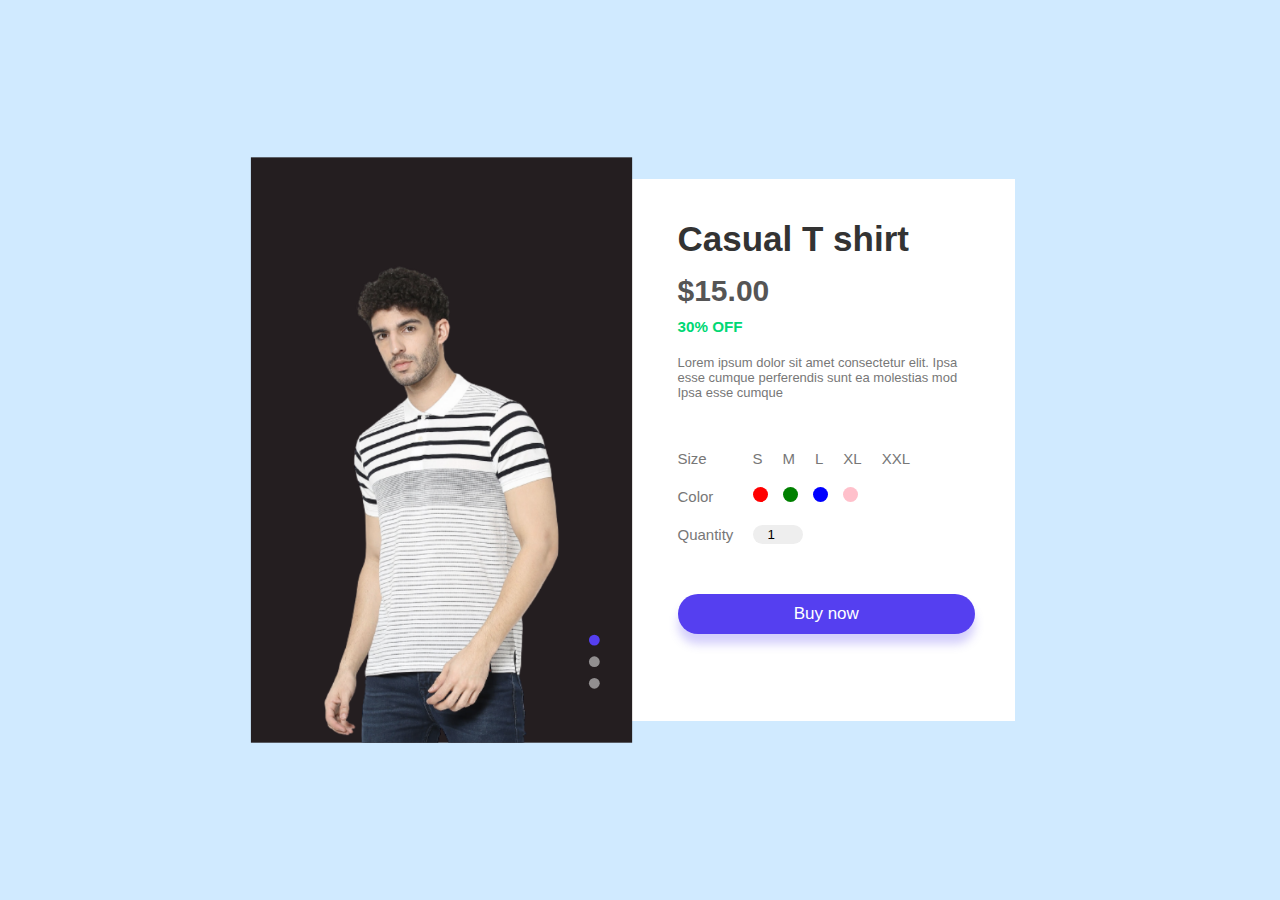
<file: index.html>
<!DOCTYPE html>
<html lang="en">
  <head>
    <meta charset="UTF-8" />
    <meta name="viewport" content="width=device-width, initial-scale=1.0" />
    <link rel="stylesheet" href="style.css" />
    <title>Prouct-image</title>
  </head>
  <body>
    <div class="container">
      <div class="product">
        <div class="gallery">
          <img src="img/image1.png" alt="" id="productImg"/>
          <div class="controls">
            <span class="btn active"></span>
            <span class="btn"></span>
            <span class="btn"></span>
          </div>
        </div>
        <div class="details">
          <h1>Casual T shirt</h1>
          <h2>$15.00</h2>
          <h3>30% OFF</h3>
          <p>
            Lorem ipsum dolor sit amet consectetur elit. Ipsa esse cumque
            perferendis sunt ea molestias mod Ipsa esse cumque
          </p>
          <form>
            <div class="size-select">
              <p>Size</p>
              <label for="small">
                <input type="radio" name="size" id="small" />
                <span>S</span>
              </label>

              <label for="medium">
                <input type="radio" name="size" id="medium" />
                <span>M</span>
              </label>

              <label for="large">
                <input type="radio" name="size" id="large" />
                <span>L</span>
              </label>

              <label for="x-large">
                <input type="radio" name="size" id="x-large" />
                <span>XL</span>
              </label>

              <label for="xx-large">
                <input type="radio" name="size" id="xx-large" />
                <span>XXL</span>
              </label>
            </div>

            <div class="color-select">
              <p>Color</p>
              <label for="red">
                <input type="radio" name="color" id="red" />
                <span class="color-1"></span>
              </label>

              <label for="green">
                <input type="radio" name="color" id="green" />
                <span class="color-2"></span>
              </label>

              <label for="blue">
                <input type="radio" name="color" id="blue" />
                <span class="color-3"></span>
              </label>

              <label for="pink">
                <input type="radio" name="color" id="pink" />
                <span class="color-4"></span>
              </label>
            </div>

            <div class="quantity-select">
              <p>Quantity</p>
              <input type="number" value="1">
            </div>

            <button>Buy now</button>
          </form>
        </div>
      </div>
    </div>

    <script src="script.js">

    </script>
  </body>
</html>
</file>
<file: style.css>
* {
  margin: 0;
  padding: 0;
  box-sizing: border-box;
  font-family: "Poppins", sans-serif;
}
.container {
  width: 100%;
  min-height: 100vh;
  background-color: #d0eaff;
  display: flex;
  align-items: center;
  justify-content: center;
}
.product {
  width: 90%;
  max-width: 750px;
  display: flex;
}
.gallery {
  flex-basis: 47%;
  background-color: #241e20;
  transform: scale(1.08);
  box-shadow: -10px 5px 10px 10px rba(0, 0, 0, 0.1);
  position: relative;
}
.gallery img {
  width: 100%;
  display: block;
  padding-top: 100px;
}
.details {
  flex-basis: 53%;
  background-color: #fff;
  padding: 40px;
  padding-left: 60px;
  box-shadow: -10px 5px 10px 10px rba(0, 0, 0, 0.1);
  font-size: 13px;
  font-weight: 500;
  color: #777;
}
.details h1 {
  color: #333;
  font-size: 35px;
  margin-bottom: 15px;
}
.details h2 {
  color: #555;
  font-size: 30px;
  font-weight: 600;
  margin-bottom: 10px;
}
.details h3 {
  color: #00d874;
  margin-bottom: 20px;
}

.details form {
  font-size: 15px;
  font-weight: 400;
}
.size-select {
  display: flex;
  align-items: center;
  margin-top: 50px;
}
.size-select p {
  width: 70px;
}
.size-select input:checked + span {
  color: blue;
  font-weight: 600;
}
.size-select input {
  display: none;
}
.size-select span {
  padding: 5px;
  margin-right: 10px;
  cursor: pointer;
}
.color-select {
  display: flex;
  align-items: center;
  margin-top: 20px;
}
.color-select p {
  width: 75px;
}
.color-select span {
  display: inline-block;
  width: 15px;
  height: 15px;
  border-radius: 50%;
  margin-right: 15px;
  cursor: pointer;
}
.color-1 {
  background-color: red;
}
.color-2 {
  background-color: green;
}
.color-3 {
  background-color: blue;
}
.color-4 {
  background-color: pink;
}
.color-select input{
  display: none;
}
.color-select input:checked + span{
  transform: scale(0.7);
    box-shadow: 0 0 0 4px #fff, 0 0 0 6px #000;
  }
  .quantity-select{
    display: flex;
    align-items: center;
    margin-top: 20px;

  }
  .quantity-select p{
    width: 75px;
    
  }
  .quantity-select input{
    background-color: #eee;
    border: 0;
    outline: 0;
    padding: 2px 2px 2px 15px;
    width: 50px;
    border-radius: 12px;

  }
  form button{
    background-color: #553ff0;
    color: #fff;
    font-size: 17px;
    width: 100%;
    padding: 10px;
    border-radius: 30px;
    border: 0;
    outline: 0;
    margin-top: 50px;
    box-shadow: 0 10px 10px rgba(85, 63,240, 0.25);
    cursor: pointer;
    transition: all 0.9 ease-in;
    
  }
  form button:hover{
    background-color: #6c5af5;
    
    /* transform: scale(1.1); */
    
  }
  .controls{
    position: absolute;
    bottom: 40px;
    right: 20px;
  }
  .btn{
    display: block;
    width: 10px;
    height: 10px;
    border-radius: 50%;
    background-color: rgba(255, 255,255, 0.5);
    margin: 10px;
    cursor: pointer;
  }
  .btn.active{
    background-color: #553ff0;
  }
</file>
